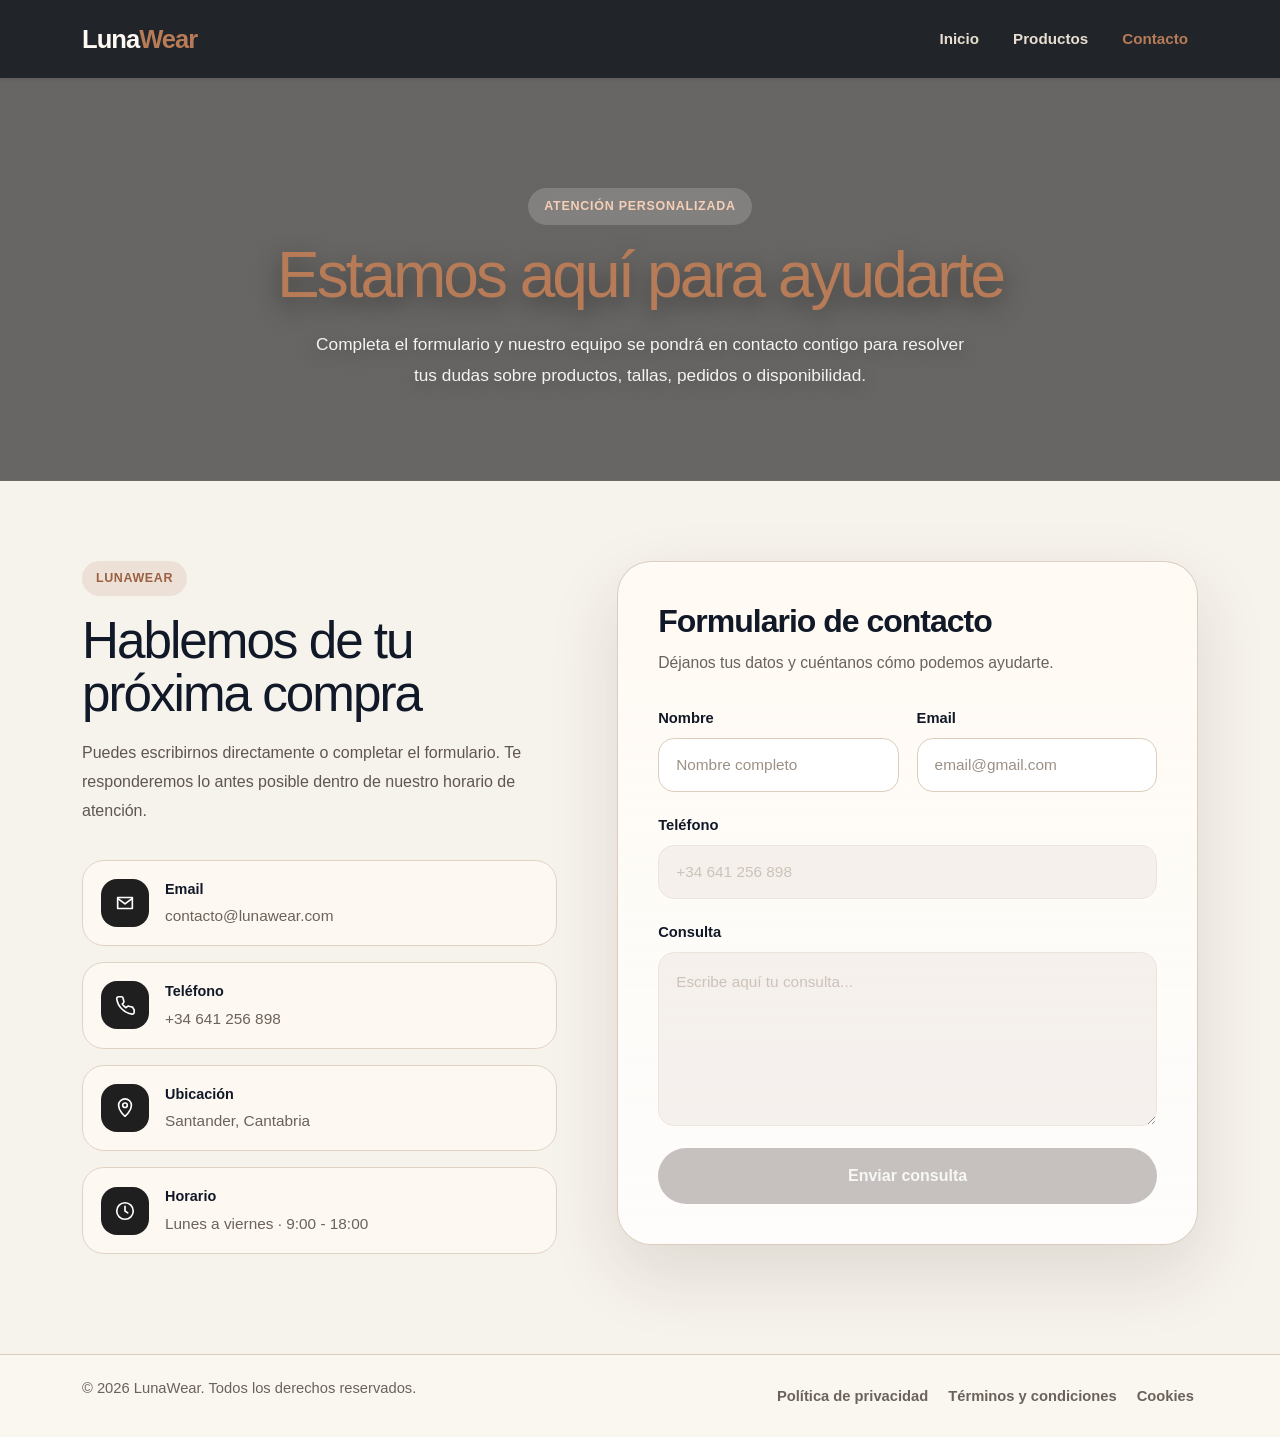
<file: contact.html>
<!DOCTYPE html>
<html lang="es">

<head>
  <meta charset="UTF-8" />
  <meta name="viewport" content="width=device-width, initial-scale=1.0" />
  <title>Contacto | Luna Wear</title>
  <link href="https://cdn.jsdelivr.net/npm/bootstrap@5.3.8/dist/css/bootstrap.min.css" rel="stylesheet" />
  <link rel="stylesheet" href="css/styles.css" />
  <script src="main.js" defer></script>

</head>

<body>
  <header class="sticky-top">
    <nav class="navbar navbar-expand-lg navbar-dark bg-dark shadow-sm" data-bs-theme="dark">
      <div class="container">
        <a href="index.html" class="navbar-brand header__logo">
          Luna<span class="header__logo-accent">Wear</span>
        </a>

        <button class="navbar-toggler" type="button" data-bs-toggle="collapse" data-bs-target="#navbarLunaWear"
          aria-controls="navbarLunaWear" aria-expanded="false" aria-label="Abrir menú de navegación">
          <span class="navbar-toggler-icon"></span>
        </button>

        <div class="collapse navbar-collapse" id="navbarLunaWear">
          <ul class="navbar-nav ms-auto mb-2 mb-lg-0">
            <li class="nav-item">
              <a href="index.html" class="nav-link header__link" aria-current="page"> Inicio </a>
            </li>

            <li class="nav-item">
              <a href="index.html#productos" class="nav-link header__link"> Productos </a>
            </li>

            <li class="nav-item">
              <a href="contact.html" class="nav-link header__link  header__link--active"> Contacto </a>
            </li>
          </ul>
        </div>
      </div>
    </nav>
  </header>

  <main class="contact-page">

    <section class="contact-hero">
      <div class="container contact-hero__content">
        <span class="contact-hero__label">Atención personalizada</span>

        <h1 class="contact-hero__title">
          Estamos aquí para ayudarte
        </h1>

        <p class="contact-hero__description">
          Completa el formulario y nuestro equipo se pondrá en contacto contigo
          para resolver tus dudas sobre productos, tallas, pedidos o disponibilidad.
        </p>
      </div>
    </section>

    <section class="contact">
      <div class="container contact__grid">

        <div class="contact__info">
          <span class="contact__eyebrow">LunaWear</span>

          <h2 class="contact__title">
            Hablemos de tu próxima compra
          </h2>

          <p class="contact__description">
            Puedes escribirnos directamente o completar el formulario. Te responderemos
            lo antes posible dentro de nuestro horario de atención.
          </p>

          <div class="contact__details">

            <div class="contact__detail">
              <div class="contact__icon">
                <svg viewBox="0 0 24 24">
                  <path d="M4 6h16v12H4z"></path>
                  <path d="M4 7l8 6 8-6"></path>
                </svg>
              </div>

              <div class="contact__detail-content">
                <span class="contact__detail-label">Email</span>
                <a href="mailto:contacto@lunawear.com" class="contact__detail-link">
                  contacto@lunawear.com
                </a>
              </div>
            </div>

            <div class="contact__detail">
              <div class="contact__icon">
                <svg viewBox="0 0 24 24">
                  <path
                    d="M22 16.9v3a2 2 0 0 1-2.2 2A19.7 19.7 0 0 1 3 5.2 2 2 0 0 1 5 3h3a2 2 0 0 1 2 1.7c.1 1 .4 1.9.7 2.8a2 2 0 0 1-.4 2.1L9 10.9a16 16 0 0 0 4.1 4.1l1.3-1.3a2 2 0 0 1 2.1-.4c.9.3 1.8.6 2.8.7a2 2 0 0 1 1.7 2z">
                  </path>
                </svg>
              </div>

              <div class="contact__detail-content">
                <span class="contact__detail-label">Teléfono</span>
                <a href="tel:+34641256898" class="contact__detail-link">
                  +34 641 256 898
                </a>
              </div>
            </div>

            <div class="contact__detail">
              <div class="contact__icon">
                <svg viewBox="0 0 24 24">
                  <path d="M12 21s7-5.2 7-12a7 7 0 1 0-14 0c0 6.8 7 12 7 12z"></path>
                  <circle cx="12" cy="9" r="2.5"></circle>
                </svg>
              </div>

              <div class="contact__detail-content">
                <span class="contact__detail-label">Ubicación</span>
                <span class="contact__detail-text">Santander, Cantabria</span>
              </div>
            </div>

            <div class="contact__detail">
              <div class="contact__icon">
                <svg viewBox="0 0 24 24">
                  <circle cx="12" cy="12" r="9"></circle>
                  <path d="M12 7v5l3 2"></path>
                </svg>
              </div>

              <div class="contact__detail-content">
                <span class="contact__detail-label">Horario</span>
                <span class="contact__detail-text">Lunes a viernes · 9:00 - 18:00</span>
              </div>
            </div>

          </div>
        </div>

        <div class="contact__form-card">
          <h2 class="contact__form-title">Formulario de contacto</h2>

          <p class="contact__form-description">
            Déjanos tus datos y cuéntanos cómo podemos ayudarte.
          </p>

          <form class="contact-form" method="post">

            <div class="contact-form__row">
              <div class="contact-form__group">
                <label for="nombre" class="contact-form__label">Nombre</label>
                <input type="text" id="nombre" name="nombre" class="contact-form__input" placeholder="Nombre completo"
                  required />
              </div>

              <div class="contact-form__group">
                <label for="email" class="contact-form__label">Email</label>
                <input type="email" id="email" name="email" class="contact-form__input" placeholder="email@gmail.com"
                  required />
              </div>
            </div>

            <div class="contact-form__group">
              <label for="telefono" class="contact-form__label">Teléfono</label>
              <input type="tel" id="telefono" name="telefono" class="contact-form__input" placeholder="+34 641 256 898"
                required disabled />
            </div>

            <div class="contact-form__group">
              <label for="consulta" class="contact-form__label">Consulta</label>
              <textarea id="consulta" name="consulta" class="contact-form__textarea"
                placeholder="Escribe aquí tu consulta..." rows="6" required disabled></textarea>
            </div>

            <button type="submit" id="submitButton" class="contact-form__button" disabled>
              Enviar consulta
            </button>

          </form>
        </div>

      </div>
    </section>

  </main>

  <footer class="footer__bottom">
    <div class="container footer__bottom-content">
      <p class="footer__copyright">
        © 2026 LunaWear. Todos los derechos reservados.
      </p>

      <div class="footer__legal">
        <a href="#" class="footer__legal-link">Política de privacidad</a>
        <a href="#" class="footer__legal-link">Términos y condiciones</a>
        <a href="#" class="footer__legal-link">Cookies</a>
      </div>
    </div>
  </footer>

    <script src="https://cdn.jsdelivr.net/npm/bootstrap@5.3.8/dist/js/bootstrap.bundle.min.js"></script>
</body>

</html>
</file>
<file: css/styles.css>
* {
  margin: 0;
  padding: 0;
  box-sizing: border-box;
}

html {
  scroll-behavior: smooth;
}

body {
  font-family: Arial, Helvetica, sans-serif;
  background-color: #f6f2ec;
  color: #1f1f1f;
}

/* CONFIGURACIONES GENERALES */

.container {
  width: min(1200px, 90%);
  margin: 0 auto;
}

.button {
  display: inline-block;
  padding: 15px 28px;
  border-radius: 999px;
  font-weight: 700;
  text-decoration: none;
  transition: 0.3s ease;
}

.button--dark {
  background-color: #1f1f1f;
  color: #ffffff;
}

.button--dark:hover {
  background-color: #b77b57;
  transform: translateY(-2px);
}

.button--light {
  background-color: #ffffff;
  color: #1f1f1f;
}

.button--light:hover {
  background-color: #ead8c6;
}

/* HEADER */

.navbar {
  min-height: 78px;
}

.header__logo {
  color: #fffaf3;
  font-size: 1.6rem;
  font-weight: 800;
  letter-spacing: -1px;
  text-decoration: none;
  transition: color 0.3s ease;
}

.header__logo-accent {
  color: #b77b57;
}

.header__link {
  position: relative;
  margin-left: 14px;
  padding-right: 10px !important;
  padding-left: 10px !important;
  color: #e8ded2;
  font-size: 0.95rem;
  font-weight: 600;
  text-decoration: none;
  transition:
    color 0.3s ease,
    transform 0.3s ease;
}

.header__link:hover,
.header__link:focus {
  color: #b77b57;
  transform: translateY(-1px);
}

.header__link--active {
  color: #b77b57;
}

.navbar-toggler {
  border-color: rgba(255, 250, 243, 0.45);
}

.navbar-toggler:focus {
  box-shadow: 0 0 0 4px rgba(183, 123, 87, 0.25);
}


/* HERO */

.hero {
  position: relative;
  overflow: hidden;
  background-color: #1f1f1f;
}

.hero__slide {
  position: relative;
  min-height: 650px;
  overflow: hidden;
}

.hero__background {
  position: absolute;
  inset: 0;
  width: 100%;
  height: 100%;
  object-fit: cover;
  object-position: center;
}

.hero__overlay {
  position: absolute;
  inset: 0;
  z-index: 1;
  background:
    linear-gradient(
      90deg,
      rgba(15, 15, 15, 0.82) 0%,
      rgba(15, 15, 15, 0.58) 45%,
      rgba(15, 15, 15, 0.16) 100%
    );
}

.hero__content {
  position: relative;
  z-index: 2;
  display: flex;
  align-items: center;
  min-height: 650px;
  padding-top: 80px;
  padding-bottom: 80px;
}

.hero__text {
  max-width: 680px;
}

.hero__label {
  display: inline-flex;
  margin-bottom: 20px;
  padding: 9px 16px;
  border: 1px solid rgba(255, 255, 255, 0.2);
  border-radius: 999px;
  background-color: rgba(255, 255, 255, 0.12);
  color: #f2c1a4;
  font-size: 0.78rem;
  font-weight: 800;
  letter-spacing: 0.08em;
  text-transform: uppercase;
  backdrop-filter: blur(8px);
}

.hero__title {
  max-width: 750px;
  margin-bottom: 24px;
  color: #ffffff;
  font-size: clamp(2.7rem, 6vw, 5.5rem);
  line-height: 0.98;
  letter-spacing: -3px;
  text-shadow: 0 8px 30px rgba(0, 0, 0, 0.35);
}

.hero__description {
  max-width: 580px;
  margin-bottom: 34px;
  color: rgba(255, 255, 255, 0.86);
  font-size: 1.1rem;
  line-height: 1.7;
  text-shadow: 0 4px 18px rgba(0, 0, 0, 0.3);
}

/* HEADING */

.section-heading {
  text-align: center;
  margin-bottom: 30px;
}

.section-heading__title {
  margin-bottom: 10px;
  font-size: 2.3rem;
  letter-spacing: -1px;
}

.section-heading__description {
  color: #74685e;
}

/* CATEGORIAS */

.categories {
  padding: 50px 0 20px;
}

.categories__list {
  display: flex;
  justify-content: center;
  flex-wrap: wrap;
  gap: 14px;
  margin-bottom: 40px;
}

.categories__item {
  padding: 10px 20px;
  border: 1px solid #e6d8ca;
  border-radius: 999px;
  background-color: #ffffff;
  color: #4e453e;
  font-weight: 600;
}

.categories__item--active {
  background-color: #1f1f1f;
  color: #ffffff;
  border-color: #1f1f1f;
}

/* PRODUCTOS */

.products {
  padding: 30px 0 90px;
}

/* TAREJTAS DE PRODUCTO */

.product-card {
  overflow: hidden;
  height: 100%;
  border: 1px solid #eadfd5;
  border-radius: 24px;
  background-color: #ffffff;
  box-shadow: 0 8px 24px rgba(73, 48, 30, 0.06);
  transition:
    transform 0.3s ease,
    box-shadow 0.3s ease,
    border-color 0.3s ease;
}

.product-card:hover {
  border-color: rgba(183, 123, 87, 0.45);
  transform: translateY(-8px);
  box-shadow: 0 24px 50px rgba(73, 48, 30, 0.14);
}

.product-card__image {
  position: relative;
  height: 310px;
  background-repeat: no-repeat;
  background-size: cover;
  background-position: center;
  transition: transform 0.4s ease;
}

.product-card__image--coat {
  background-image:
    url("https://images.unsplash.com/photo-1539109136881-3be0616acf4b?auto=format&fit=crop&w=700&q=80");
}

.product-card__image--tshirt {
  background-image:
    url("https://images.unsplash.com/photo-1516257984-b1b4d707412e?auto=format&fit=crop&w=700&q=80");
}

.product-card__image--blazer {
  background-image:
    url("https://images.unsplash.com/photo-1503342217505-b0a15ec3261c?auto=format&fit=crop&w=700&q=80");
}

.product-card__image--bag {
  background-image:
    url("https://images.unsplash.com/photo-1525507119028-ed4c629a60a3?auto=format&fit=crop&w=700&q=80");
}

.product-card__image--jeans {
  background-image:
    url("https://images.unsplash.com/photo-1542272604-787c3835535d?auto=format&fit=crop&w=700&q=80");
}

.product-card__image--shoes {
  background-image:
    url("https://images.unsplash.com/photo-1549298916-b41d501d3772?auto=format&fit=crop&w=700&q=80");
}

.product-card__details {
  max-height: 0;
  margin-bottom: 0;
  overflow: hidden;
  opacity: 0;
  visibility: hidden;
  transform: translateY(-10px);

  transition:
    max-height 0.45s ease,
    margin-bottom 0.45s ease,
    opacity 0.3s ease,
    transform 0.45s ease,
    visibility 0.3s ease;
}

.product-card:hover .product-card__details,
.product-card:focus-within .product-card__details,
.product-card--open .product-card__details {
  max-height: 160px;
  margin-bottom: 22px;
  opacity: 1;
  visibility: visible;
  transform: translateY(0);
}

.product-card__badge {
  position: absolute;
  top: 16px;
  left: 16px;
  padding: 7px 13px;
  border-radius: 999px;
  background-color: rgba(217, 170, 218, 0.94);
  color: #1f1f1f;
  font-size: 0.75rem;
  font-weight: 800;
  backdrop-filter: blur(8px);
}

.product-card__content {
  display: flex;
  flex-direction: column;
  padding: 26px;
}

.product-card__title {
  margin-bottom: 10px;
  color: #1f1f1f;
  font-size: 1.25rem;
  font-weight: 900;
  line-height: 1.25;
  letter-spacing: -0.4px;
}

.product-card__description {
  margin-bottom: 22px;
  color: #766a60;
  font-size: 0.94rem;
  line-height: 1.65;
}

.product-card__footer {
  display: flex;
  justify-content: space-between;
  align-items: center;
  gap: 16px;
}

.product-card__price {
  color: #1f1f1f;
  font-size: 1.2rem;
  font-weight: 800;
}

.product-card .product-card__button {
  display: inline-flex;
  align-items: center;
  justify-content: center;
  gap: 9px;
  min-height: 44px;
  padding: 11px 19px;
  border: 1px solid #1f1f1f;
  border-radius: 999px;
  background-color: #1f1f1f;
  color: #ffffff;
  font-size: 0.88rem;
  font-weight: 800;
  line-height: 1;
  text-decoration: none;
  box-shadow:
    0 10px 22px rgba(31, 31, 31, 0.16);
  transition:
    background-color 0.3s ease,
    border-color 0.3s ease,
    color 0.3s ease,
    transform 0.3s ease,
    box-shadow 0.3s ease;
}

.product-card .product-card__button:hover,
.product-card .product-card__button:focus {
  border-color: #b77b57;
  background-color: #b77b57;
  color: #ffffff;
  transform: translateY(-2px);
  box-shadow:
    0 14px 28px rgba(183, 123, 87, 0.3);
}

.product-card__button-icon {
  display: inline-block;
  font-size: 1.1rem;
  line-height: 1;
  transition: transform 0.3s ease;
}

.product-card__button:hover .product-card__button-icon {
  transform: translateX(4px);
}

/* PROMO */

.promo {
  padding: 70px 0;
  background-color: #1f1f1f;
  color: #ffffff;
  text-align: center;
}

.promo__title {
  margin-bottom: 14px;
  font-size: 2.4rem;
}

.promo__description {
  margin-bottom: 28px;
  color: #d8d0c8;
}

/* FAQ */

.faq {
  padding: 90px 0;
  background:
    linear-gradient(
      180deg,
      #fffaf3 0%,
      #f6f2ec 100%
    );
}

.faq__heading {
  max-width: 700px;
  margin: 0 auto 48px;
}

.faq__eyebrow {
  display: inline-block;
  margin-bottom: 12px;
  color: #b77b57;
  font-size: 0.78rem;
  font-weight: 900;
  letter-spacing: 0.08em;
  text-transform: uppercase;
}

.faq__title {
  margin-bottom: 16px;
  color: #1f1f1f;
  font-size: clamp(2rem, 4vw, 3rem);
  font-weight: 900;
  letter-spacing: -2px;
}

.faq__description {
  margin-bottom: 0;
  color: #74685e;
  font-size: 1rem;
  line-height: 1.7;
}

.faq__accordion {
  max-width: 900px;
  margin: 0 auto;
}

.faq__item {
  overflow: hidden;
  margin-bottom: 16px;
  border: 1px solid #e5d8cc;
  border-radius: 18px !important;
  background-color: #ffffff;
  box-shadow:
    0 10px 28px rgba(73, 48, 30, 0.06);
  transition:
    border-color 0.3s ease,
    box-shadow 0.3s ease,
    transform 0.3s ease;
}

.faq__item:hover {
  border-color: rgba(183, 123, 87, 0.45);
  transform: translateY(-2px);
  box-shadow:
    0 16px 36px rgba(73, 48, 30, 0.1);
}

.faq__button {
  padding: 22px 24px;
  background-color: #ffffff;
  color: #1f1f1f;
  font-size: 1rem;
  font-weight: 800;
  line-height: 1.4;
}

.faq__button:not(.collapsed) {
  background-color: #f2e5d8;
  color: #8d573b;
  box-shadow: none;
}

.faq__button::after {
  width: 18px;
  height: 18px;
  margin-left: 20px;
  background-size: 18px;
}

.faq__body {
  padding: 8px 24px 24px;
  color: #6b625b;
  font-size: 0.96rem;
  line-height: 1.8;
}

.faq__item:not(:first-of-type) {
  border-top: 1px solid #e5d8cc;
}

/* FOOTER */

.footer {
  padding: 34px 0;
  background-color: #fffaf3;
  border-top: 1px solid #e8ded2;
  text-align: center;
}


/* FOOTER LEGAL */

.footer__bottom {
  border-top: 1px solid rgba(217, 200, 184, 0.9);
  padding: 22px 0;
  background-color: rgba(255, 250, 243, 0.45);
}

.footer__bottom-content {
  display: flex;
  justify-content: space-between;
  align-items: center;
  gap: 28px;
}

.footer__copyright {
  color: #6b625b;
  font-size: 0.92rem;
  line-height: 1.5;
}

.footer__legal {
  display: inline-flex;
  align-items: center;
  flex-wrap: wrap;
  gap: 12px;
}

.footer__legal-link {
  position: relative;
  display: inline-flex;
  align-items: center;
  padding: 8px 4px;
  color: #6b625b;
  font-size: 0.92rem;
  font-weight: 600;
  line-height: 1;
  text-decoration: none;
  transition: color 0.3s ease;
}

.footer__legal-link::after {
  content: "";
  position: absolute;
  left: 4px;
  bottom: 3px;
  width: calc(100% - 8px);
  height: 1px;
  background-color: #b77b57;
  transform: scaleX(0);
  transform-origin: right;
  transition: transform 0.3s ease;
}

.footer__legal-link:hover {
  color: #b77b57;
}

.footer__legal-link:hover::after {
  transform: scaleX(1);
  transform-origin: left;
}

/* PAGINA DE CONTACTO */

.contact-page {
  background-color: #f6f2ec;
}

/* CONTACT HERO */

.contact-hero {
  position: relative;
  overflow: hidden;
  padding: 110px 0 90px;

  background-image:
    linear-gradient(
      rgba(15, 15, 15, 0.62),
      rgba(15, 15, 15, 0.62)
    ),
    url("https://images.unsplash.com/photo-1558769132-cb1aea458c5e?q=80&w=1074&auto=format&fit=crop&ixlib=rb-4.1.0&ixid=M3wxMjA3fDB8MHxwaG90by1wYWdlfHx8fGVufDB8fHx8fA%3D%3D");

  background-size: cover;
  background-position: center 35%;
  background-repeat: no-repeat;
}

.contact-hero__content {
  position: relative;
  z-index: 1;
  max-width: 760px;
  text-align: center;
}

.contact-hero__label {
  display: inline-flex;
  margin-bottom: 18px;
  padding: 9px 16px;
  border-radius: 999px;
  background-color: rgba(255, 255, 255, 0.18);
  color: #f5cfb7;
  font-size: 0.78rem;
  font-weight: 900;
  letter-spacing: 0.06em;
  text-transform: uppercase;
  backdrop-filter: blur(8px);
}

.contact-hero__title {
  margin-bottom: 22px;
  color: #b77b57;
  font-size: clamp(2.5rem, 5vw, 4.8rem);
  line-height: 1;
  letter-spacing: -3px;
  text-shadow: 0 8px 24px rgba(0, 0, 0, 0.45);
}

.contact-hero__description {
  margin: 0 auto;
  max-width: 650px;
  color: rgba(255, 255, 255, 0.92);
  font-size: 1.08rem;
  line-height: 1.8;
  text-shadow: 0 4px 16px rgba(0, 0, 0, 0.35);
}

/* CONTACT SECTION */

.contact {
  padding: 80px 0 100px;
}

.contact__grid {
  display: grid;
  grid-template-columns: 0.9fr 1.1fr;
  gap: 60px;
  align-items: start;
}

.contact__info {
  position: sticky;
  top: 110px;
}

.contact__eyebrow {
  display: inline-flex;
  margin-bottom: 18px;
  padding: 8px 14px;
  border-radius: 999px;
  background-color: rgba(183, 123, 87, 0.14);
  color: #9a6041;
  font-size: 0.78rem;
  font-weight: 900;
  letter-spacing: 0.05em;
  text-transform: uppercase;
}

.contact__title {
  margin-bottom: 18px;
  color: #111827;
  font-size: clamp(2rem, 4vw, 3.2rem);
  line-height: 1.05;
  letter-spacing: -2px;
}

.contact__description {
  margin-bottom: 34px;
  color: #5f564f;
  font-size: 1rem;
  line-height: 1.8;
}

.contact__details {
  display: grid;
  gap: 16px;
}

.contact__detail {
  display: grid;
  grid-template-columns: 48px 1fr;
  gap: 16px;
  align-items: center;
  padding: 18px;
  border: 1px solid #e1d3c4;
  border-radius: 22px;
  background-color: rgba(255, 250, 243, 0.72);
  transition: 0.3s ease;
}

.contact__detail:hover {
  background-color: #ffffff;
  transform: translateX(4px);
  box-shadow: 0 18px 36px rgba(72, 48, 31, 0.08);
}

.contact__icon {
  display: inline-flex;
  align-items: center;
  justify-content: center;
  width: 48px;
  height: 48px;
  border-radius: 16px;
  background-color: #1f1f1f;
  color: #ffffff;
}

.contact__icon svg {
  width: 22px;
  height: 22px;
  fill: none;
  stroke: currentColor;
  stroke-width: 1.8;
  stroke-linecap: round;
  stroke-linejoin: round;
}

.contact__detail-content {
  display: flex;
  flex-direction: column;
  gap: 4px;
}

.contact__detail-label {
  color: #111827;
  font-size: 0.9rem;
  font-weight: 900;
}

.contact__detail-link,
.contact__detail-text {
  color: #6b625b;
  font-size: 0.96rem;
  line-height: 1.5;
  text-decoration: none;
}

.contact__detail-link:hover {
  color: #b77b57;
}

/* CONTACT FORM CARD */

.contact__form-card {
  padding: 40px;
  border: 1px solid rgba(217, 200, 184, 0.9);
  border-radius: 34px;
  background:
    linear-gradient(180deg, rgba(255, 250, 243, 0.96), rgba(255, 255, 255, 0.82));
  box-shadow:
    0 28px 70px rgba(72, 48, 31, 0.13),
    inset 0 1px 0 rgba(255, 255, 255, 0.8);
}

.contact__form-title {
  margin-bottom: 10px;
  color: #111827;
  font-size: 2rem;
  font-weight: 900;
  letter-spacing: -1px;
}

.contact__form-description {
  margin-bottom: 30px;
  color: #6b625b;
  font-size: 0.98rem;
  line-height: 1.7;
}

/* FORMULARIO DE CONTACTO */

.contact-form {
  display: grid;
  gap: 22px;
}

.contact-form__row {
  display: grid;
  grid-template-columns: repeat(2, 1fr);
  gap: 18px;
}

.contact-form__group {
  display: flex;
  flex-direction: column;
  gap: 9px;
}

.contact-form__label {
  color: #111827;
  font-size: 0.92rem;
  font-weight: 800;
}

.contact-form__input,
.contact-form__textarea {
  width: 100%;
  border: 1px solid #dccdbc;
  border-radius: 16px;
  background-color: #ffffff;
  color: #1f1f1f;
  font-family: inherit;
  font-size: 0.96rem;
  outline: none;
  transition: 0.3s ease;
}

.contact-form__input {
  height: 54px;
  padding: 0 17px;
}

.contact-form__textarea {
  min-height: 150px;
  padding: 17px;
  resize: vertical;
}

.contact-form__input::placeholder,
.contact-form__textarea::placeholder {
  color: #9c9085;
}

.contact-form__input:focus,
.contact-form__textarea:focus {
  border-color: #b77b57;
  box-shadow: 0 0 0 4px rgba(183, 123, 87, 0.14);
}

.contact-form__button {
  width: 100%;
  min-height: 56px;
  border: none;
  border-radius: 999px;
  background-color: #1f1f1f;
  color: #ffffff;
  font-size: 1rem;
  font-weight: 900;
  cursor: pointer;
  transition: 0.3s ease;
}

.contact-form__button:hover {
  background-color: #b77b57;
  transform: translateY(-2px);
  box-shadow: 0 18px 36px rgba(183, 123, 87, 0.24);
}

.contact-form__input:disabled,
.contact-form__textarea:disabled {
  background-color: #f1ece7;
  border-color: #e5dbd1;
  color: #9c9085;
  cursor: not-allowed;
  opacity: 0.7;
}

.contact-form__input:disabled::placeholder,
.contact-form__textarea:disabled::placeholder {
  color: #b7aaa0;
}

.contact-form__button:disabled {
  background-color: #a8a29e;
  color: #f5f5f4;
  cursor: not-allowed;
  opacity: 0.65;
  transform: none;
  box-shadow: none;
}

.contact-form__button:disabled:hover {
  background-color: #a8a29e;
  transform: none;
  box-shadow: none;
}

/* RESPONSIVE */

@media (max-width: 992px) {
  .hero__content {
    grid-template-columns: 1fr;
  }

  .hero__image {
    min-height: 360px;
  }

  .products__grid {
    grid-template-columns: repeat(2, 1fr);
  }

    .contact__grid {
    grid-template-columns: 1fr;
    gap: 44px;
  }

  .contact__info {
    position: static;
  }
}

@media (max-width: 640px) {
  .header__content {
    height: auto;
    padding: 22px 0;
    flex-direction: column;
    gap: 16px;
  }

  .header__nav {
    gap: 16px;
    flex-wrap: wrap;
    justify-content: center;
  }

  .header__link {
    font-size: 0.85rem;
  }

  .hero {
    padding: 50px 0;
  }

  .hero__title {
    letter-spacing: -1px;
  }

  .products__grid {
    grid-template-columns: 1fr;
  }

  .product-card__image {
    height: 360px;
  }

  .promo__title {
    font-size: 1.8rem;
  }

.contact-hero {
    padding: 58px 0 44px;
  }

  .contact-hero__title {
    letter-spacing: -1px;
  }

  .contact {
    padding: 56px 0 72px;
  }

  .contact__form-card {
    padding: 26px;
    border-radius: 26px;
  }

  .contact-form__row {
    grid-template-columns: 1fr;
  }

  .contact__detail {
    grid-template-columns: 44px 1fr;
    padding: 15px;
  }

  .contact__icon {
    width: 44px;
    height: 44px;
    border-radius: 14px;
  }

  .contact__form-title {
    font-size: 1.6rem;
  }
}

@media (max-width: 768px) {
  .footer__bottom-content {
    flex-direction: column;
    align-items: flex-start;
    gap: 16px;
  }

  .footer__legal {
    gap: 8px;
  }
}

@media (max-width: 480px) {
  .footer__legal {
    flex-direction: column;
    align-items: flex-start;
    gap: 6px;
  }

  .footer__legal-separator {
    display: none;
  }

  .footer__legal-link {
    padding: 4px 0;
  }

  .footer__legal-link::after {
    left: 0;
    width: 100%;
  }
}

@media (max-width: 991.98px) {
  .navbar-collapse {
    padding-top: 18px;
    padding-bottom: 12px;
  }

  .header__link {
    margin-left: 0;
    padding: 12px 0 !important;
  }

  .header__link:hover,
  .header__link:focus {
    transform: none;
  }

  .header__link--active::after {
    right: auto;
    bottom: 7px;
    left: 0;
    width: 36px;
  }
}

/* ============================================================
   ESTILOS COMPLEMENTARIOS: CARRITO Y CATEGORÍAS
   ============================================================ */

.categories__item {
  cursor: pointer;
  user-select: none;
  transition: background-color 0.3s ease, color 0.3s ease, border-color 0.3s ease;
}

.categories__item:hover {
  border-color: #b77b57;
  color: #b77b57;
}

.categories__item--active {
  background-color: #1f1f1f !important;
  color: #ffffff !important;
  border-color: #1f1f1f !important;
}

/* Badge del carrito en la barra de navegación */
.cart-count-badge {
  background-color: #b77b57 !important;
  color: #ffffff !important;
  font-size: 0.68rem !important;
  font-weight: 800 !important;
  padding: 0.25em 0.55em !important;
}

/* PÁGINA DEL CARRITO (carrito.php) */
.cart-page {
  padding: 60px 0 90px;
  background-color: #f6f2ec;
  min-height: 75vh;
}

.cart-page__header {
  margin-bottom: 36px;
}

.cart-page__title {
  color: #1f1f1f;
  font-size: clamp(2rem, 4vw, 3rem);
  font-weight: 900;
  letter-spacing: -2px;
  margin-bottom: 8px;
}

.cart-page__subtitle {
  color: #74685e;
  font-size: 1.05rem;
}

.cart-card {
  background-color: #ffffff;
  border: 1px solid #eadfd5;
  border-radius: 24px;
  box-shadow: 0 8px 24px rgba(73, 48, 30, 0.06);
  padding: 32px;
  margin-bottom: 24px;
}

.cart-table {
  width: 100%;
  border-collapse: separate;
  border-spacing: 0 12px;
}

.cart-table th {
  color: #766a60;
  font-size: 0.85rem;
  font-weight: 800;
  text-transform: uppercase;
  letter-spacing: 0.05em;
  padding-bottom: 12px;
  border-bottom: 1px solid #eadfd5;
}

.cart-table td {
  padding: 14px 8px;
  vertical-align: middle;
}

.cart-item-img {
  width: 72px;
  height: 72px;
  border-radius: 14px;
  object-fit: cover;
  background-color: #f6f2ec;
}

.cart-item-title {
  color: #1f1f1f;
  font-size: 1.05rem;
  font-weight: 800;
  margin-bottom: 4px;
}

.cart-item-cat {
  color: #9c9085;
  font-size: 0.8rem;
  text-transform: uppercase;
  font-weight: 700;
}

.cart-qty-btn {
  width: 32px;
  height: 32px;
  border: 1px solid #eadfd5;
  background-color: #ffffff;
  border-radius: 8px;
  font-weight: 800;
  color: #1f1f1f;
  display: inline-flex;
  align-items: center;
  justify-content: center;
  cursor: pointer;
  transition: 0.2s ease;
}

.cart-qty-btn:hover {
  background-color: #f6f2ec;
  border-color: #b77b57;
  color: #b77b57;
}

.cart-qty-val {
  min-width: 32px;
  text-align: center;
  font-weight: 800;
  display: inline-block;
}

.cart-remove-btn {
  background: none;
  border: none;
  color: #b77b57;
  cursor: pointer;
  padding: 6px;
  border-radius: 8px;
  transition: 0.2s ease;
}

.cart-remove-btn:hover {
  background-color: rgba(183, 123, 87, 0.12);
  color: #8d573b;
}

.cart-summary__row {
  display: flex;
  justify-content: space-between;
  align-items: center;
  margin-bottom: 14px;
  font-size: 1rem;
  color: #6b625b;
}

.cart-summary__row--total {
  border-top: 1px solid #eadfd5;
  padding-top: 18px;
  margin-top: 18px;
  font-size: 1.3rem;
  font-weight: 900;
  color: #1f1f1f;
}

/* Toast de notificación */
.luna-toast {
  position: fixed;
  bottom: 24px;
  right: 24px;
  background-color: #1f1f1f;
  color: #ffffff;
  padding: 14px 22px;
  border-radius: 999px;
  display: flex;
  align-items: center;
  gap: 12px;
  box-shadow: 0 12px 32px rgba(0, 0, 0, 0.28);
  border: 1px solid rgba(183, 123, 87, 0.4);
  z-index: 9999;
  transform: translateY(100px);
  opacity: 0;
  transition: transform 0.3s cubic-bezier(0.16, 1, 0.3, 1), opacity 0.3s ease;
}

.luna-toast--show {
  transform: translateY(0);
  opacity: 1;
}

.luna-toast__icon {
  color: #b77b57;
  display: flex;
  align-items: center;
}
</file>
